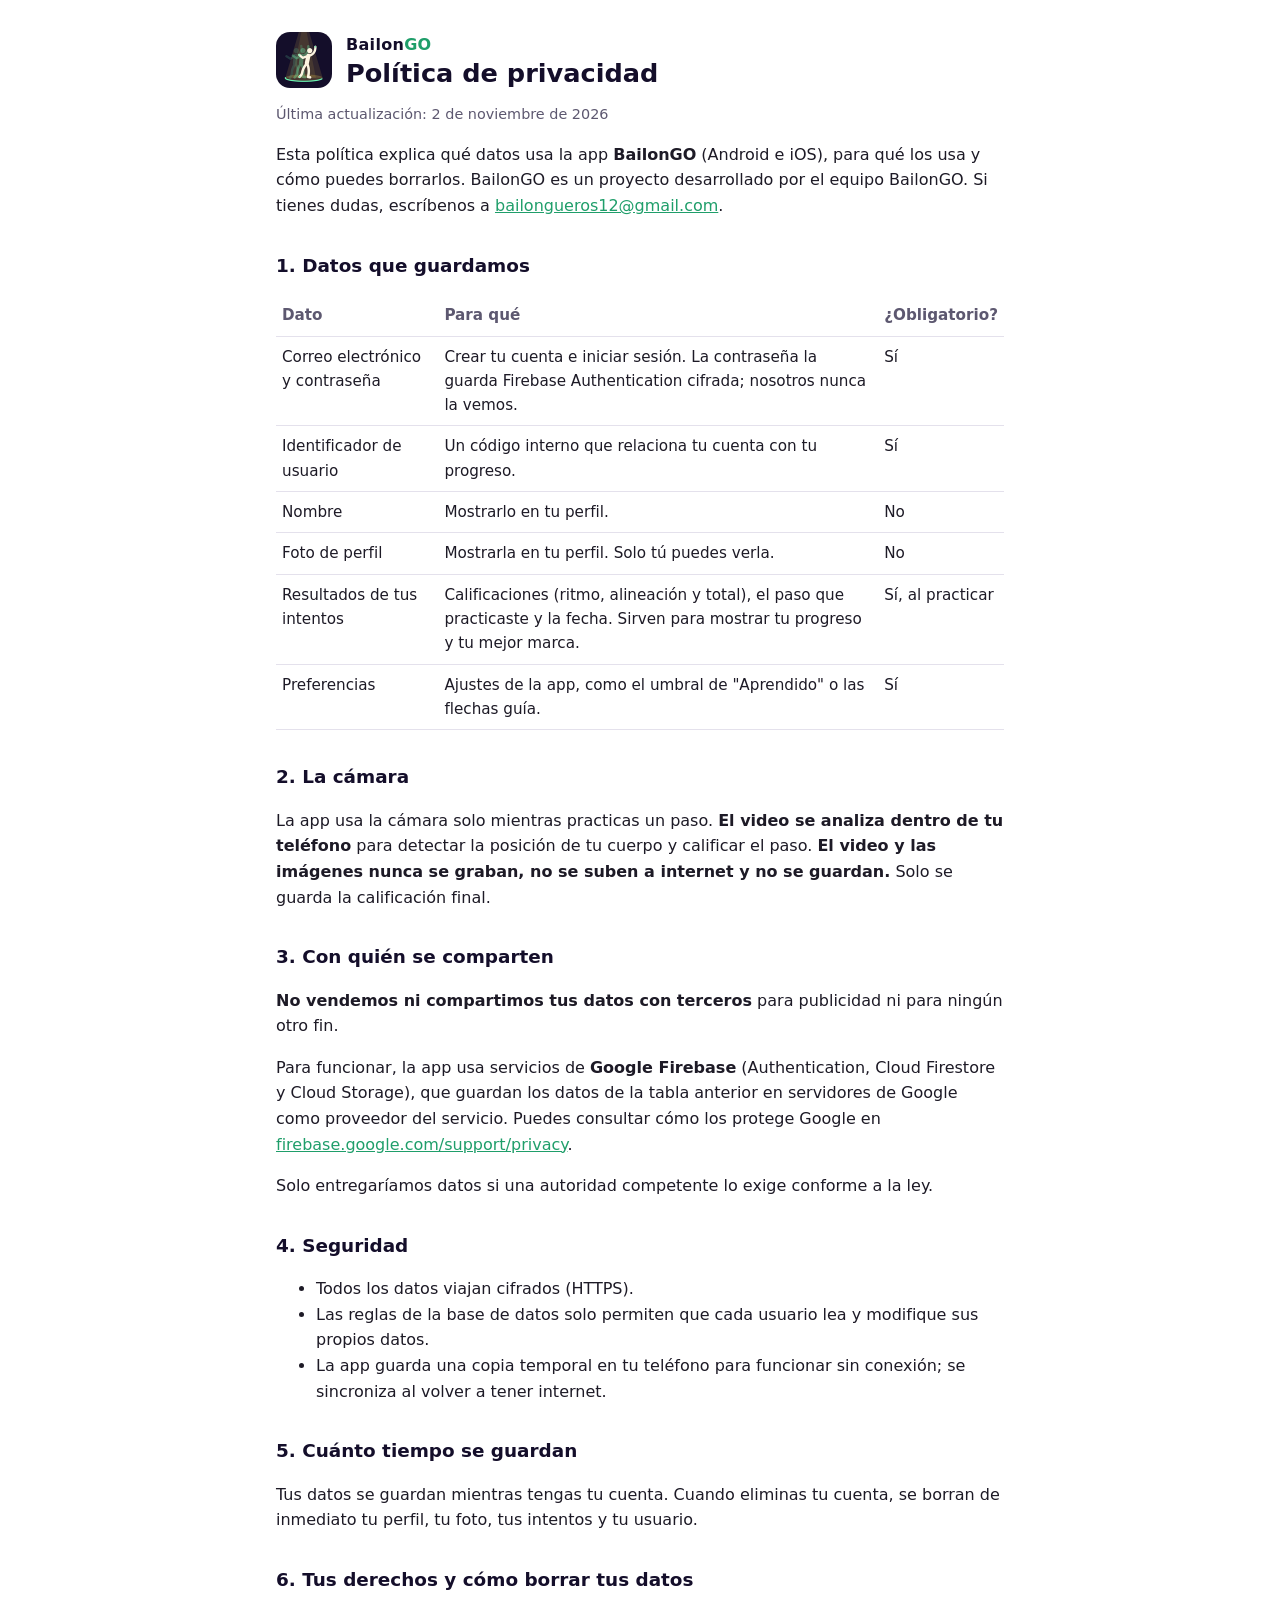
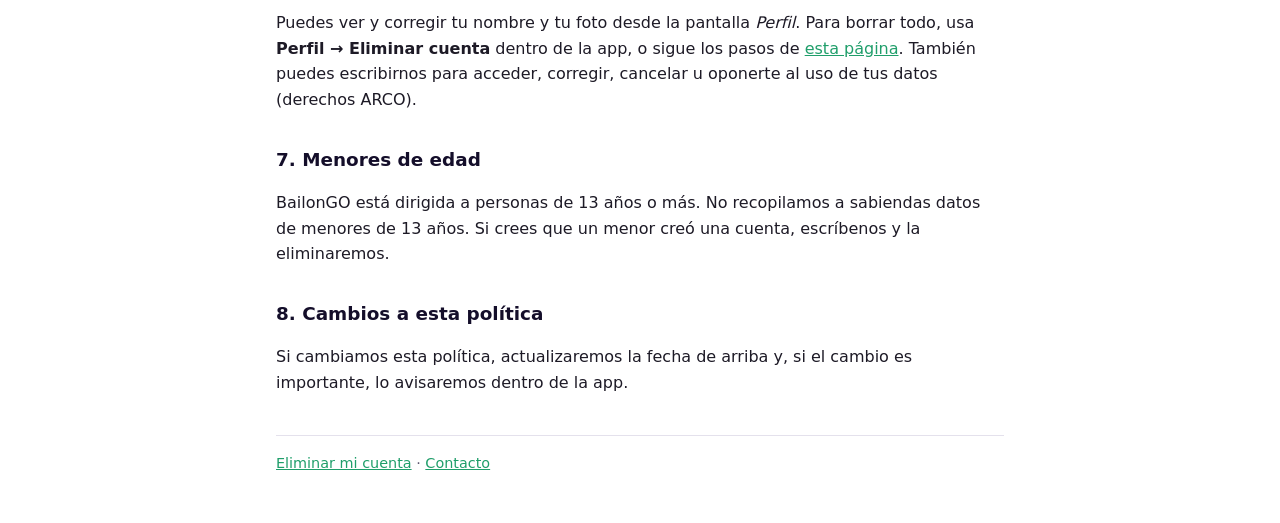
<file: legal/index.html>
<!doctype html>
<html lang="es">
<head>
<meta charset="utf-8">
<meta name="viewport" content="width=device-width, initial-scale=1">
<title>BailonGO</title>
<meta http-equiv="refresh" content="0; url=privacidad.html">
</head>
<body><a href="privacidad.html">Política de privacidad de BailonGO</a></body>
</html>
</file>
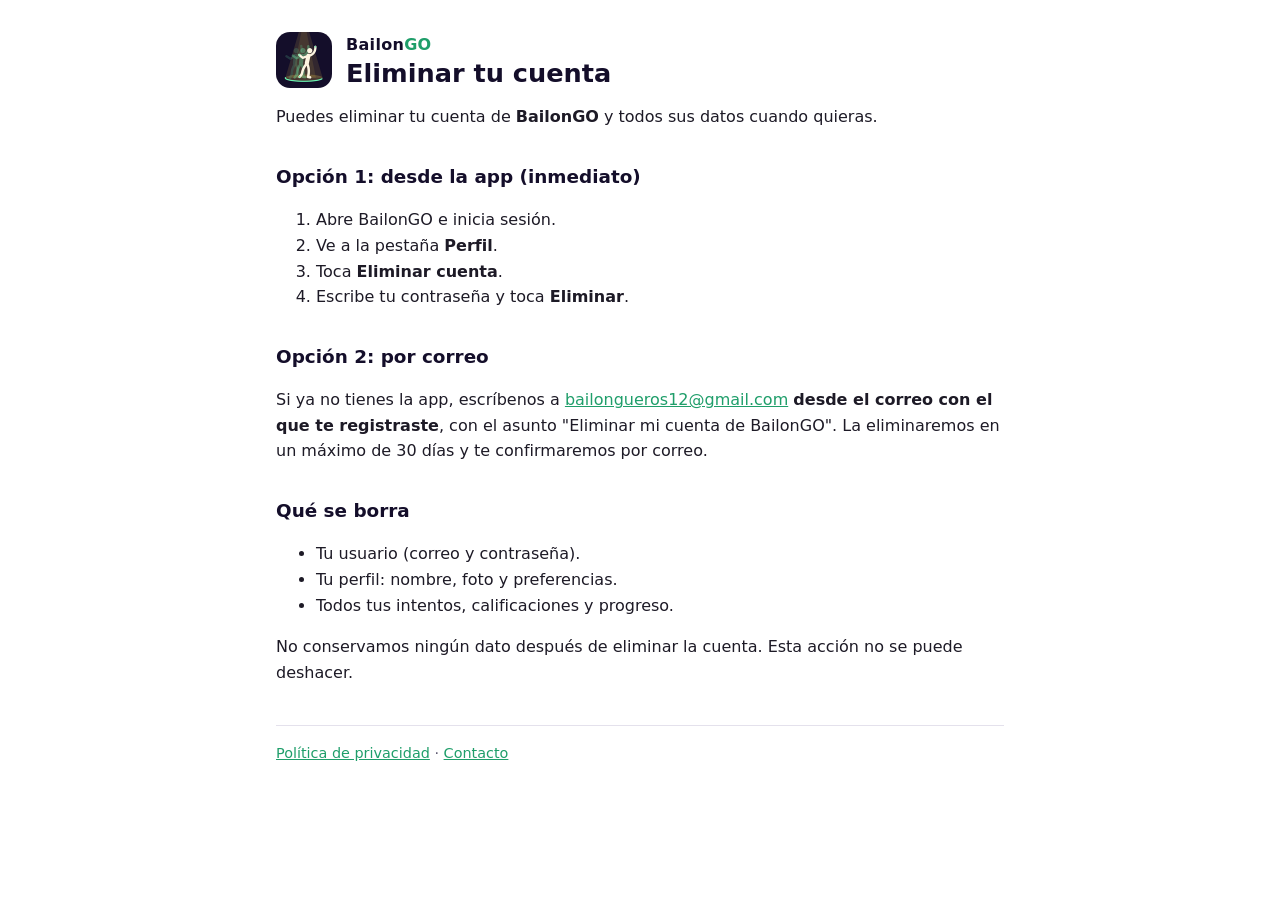
<file: legal/eliminar-cuenta.html>
<!doctype html>
<html lang="es">
<head>
<meta charset="utf-8">
<meta name="viewport" content="width=device-width, initial-scale=1">
<title>Eliminar cuenta · BailonGO</title>
<link rel="stylesheet" href="estilo.css">
</head>
<body>
<main>
<header>
  <img src="icono.png" alt="" width="56" height="56">
  <div><p class="marca">Bailon<span>GO</span></p><h1>Eliminar tu cuenta</h1></div>
</header>

<p>Puedes eliminar tu cuenta de <strong>BailonGO</strong> y todos sus datos cuando quieras.</p>

<h2>Opción 1: desde la app (inmediato)</h2>
<ol>
  <li>Abre BailonGO e inicia sesión.</li>
  <li>Ve a la pestaña <strong>Perfil</strong>.</li>
  <li>Toca <strong>Eliminar cuenta</strong>.</li>
  <li>Escribe tu contraseña y toca <strong>Eliminar</strong>.</li>
</ol>

<h2>Opción 2: por correo</h2>
<p>Si ya no tienes la app, escríbenos a <a href="mailto:bailongueros12@gmail.com?subject=Eliminar%20mi%20cuenta%20de%20BailonGO">bailongueros12@gmail.com</a> <strong>desde el correo con el que te registraste</strong>, con el asunto "Eliminar mi cuenta de BailonGO". La eliminaremos en un máximo de 30 días y te confirmaremos por correo.</p>

<h2>Qué se borra</h2>
<ul>
  <li>Tu usuario (correo y contraseña).</li>
  <li>Tu perfil: nombre, foto y preferencias.</li>
  <li>Todos tus intentos, calificaciones y progreso.</li>
</ul>
<p>No conservamos ningún dato después de eliminar la cuenta. Esta acción no se puede deshacer.</p>

<footer><a href="privacidad.html">Política de privacidad</a> · <a href="mailto:bailongueros12@gmail.com">Contacto</a></footer>
</main>
</body>
</html>
</file>
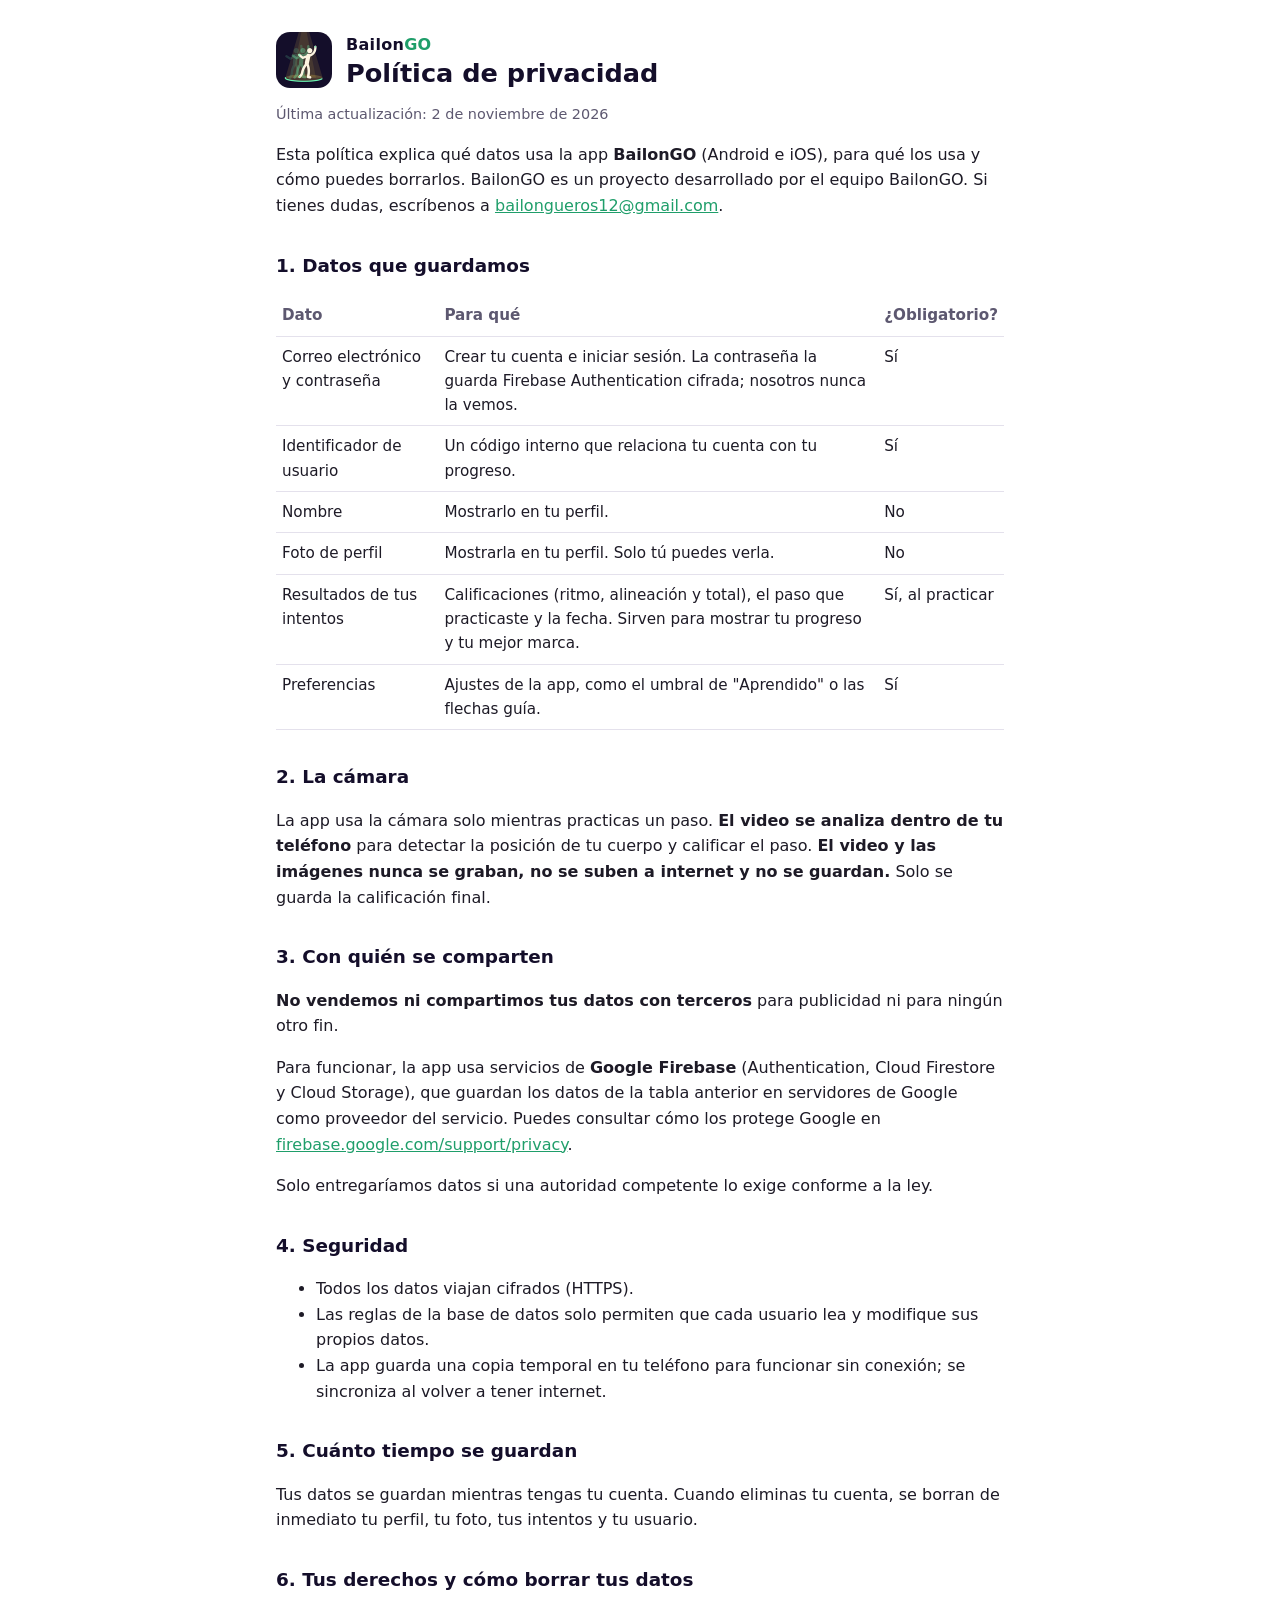
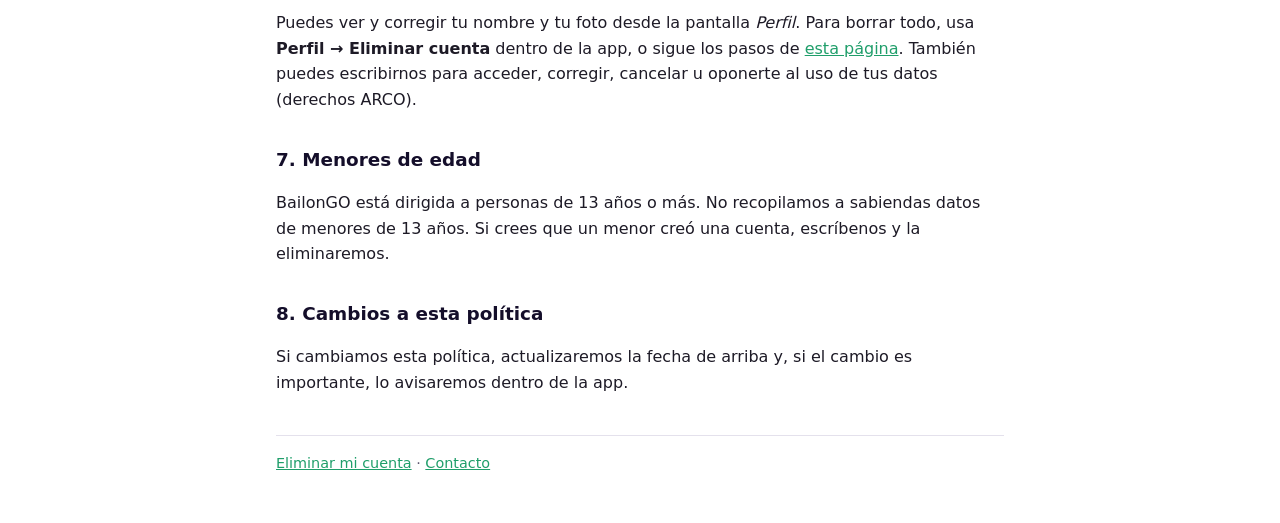
<file: legal/privacidad.html>
<!doctype html>
<html lang="es">
<head>
<meta charset="utf-8">
<meta name="viewport" content="width=device-width, initial-scale=1">
<title>Política de privacidad · BailonGO</title>
<link rel="stylesheet" href="estilo.css">
</head>
<body>
<main>
<header>
  <img src="icono.png" alt="" width="56" height="56">
  <div><p class="marca">Bailon<span>GO</span></p><h1>Política de privacidad</h1></div>
</header>
<p class="fecha">Última actualización: 2 de noviembre de 2026</p>

<p>Esta política explica qué datos usa la app <strong>BailonGO</strong> (Android e iOS), para qué los usa y cómo puedes borrarlos. BailonGO es un proyecto desarrollado por el equipo BailonGO. Si tienes dudas, escríbenos a <a href="mailto:bailongueros12@gmail.com">bailongueros12@gmail.com</a>.</p>

<h2>1. Datos que guardamos</h2>
<table>
  <tr><th>Dato</th><th>Para qué</th><th>¿Obligatorio?</th></tr>
  <tr><td>Correo electrónico y contraseña</td><td>Crear tu cuenta e iniciar sesión. La contraseña la guarda Firebase Authentication cifrada; nosotros nunca la vemos.</td><td>Sí</td></tr>
  <tr><td>Identificador de usuario</td><td>Un código interno que relaciona tu cuenta con tu progreso.</td><td>Sí</td></tr>
  <tr><td>Nombre</td><td>Mostrarlo en tu perfil.</td><td>No</td></tr>
  <tr><td>Foto de perfil</td><td>Mostrarla en tu perfil. Solo tú puedes verla.</td><td>No</td></tr>
  <tr><td>Resultados de tus intentos</td><td>Calificaciones (ritmo, alineación y total), el paso que practicaste y la fecha. Sirven para mostrar tu progreso y tu mejor marca.</td><td>Sí, al practicar</td></tr>
  <tr><td>Preferencias</td><td>Ajustes de la app, como el umbral de "Aprendido" o las flechas guía.</td><td>Sí</td></tr>
</table>

<h2>2. La cámara</h2>
<p>La app usa la cámara solo mientras practicas un paso. <strong>El video se analiza dentro de tu teléfono</strong> para detectar la posición de tu cuerpo y calificar el paso. <strong>El video y las imágenes nunca se graban, no se suben a internet y no se guardan.</strong> Solo se guarda la calificación final.</p>

<h2>3. Con quién se comparten</h2>
<p><strong>No vendemos ni compartimos tus datos con terceros</strong> para publicidad ni para ningún otro fin.</p>
<p>Para funcionar, la app usa servicios de <strong>Google Firebase</strong> (Authentication, Cloud Firestore y Cloud Storage), que guardan los datos de la tabla anterior en servidores de Google como proveedor del servicio. Puedes consultar cómo los protege Google en <a href="https://firebase.google.com/support/privacy">firebase.google.com/support/privacy</a>.</p>
<p>Solo entregaríamos datos si una autoridad competente lo exige conforme a la ley.</p>

<h2>4. Seguridad</h2>
<ul>
  <li>Todos los datos viajan cifrados (HTTPS).</li>
  <li>Las reglas de la base de datos solo permiten que cada usuario lea y modifique sus propios datos.</li>
  <li>La app guarda una copia temporal en tu teléfono para funcionar sin conexión; se sincroniza al volver a tener internet.</li>
</ul>

<h2>5. Cuánto tiempo se guardan</h2>
<p>Tus datos se guardan mientras tengas tu cuenta. Cuando eliminas tu cuenta, se borran de inmediato tu perfil, tu foto, tus intentos y tu usuario.</p>

<h2>6. Tus derechos y cómo borrar tus datos</h2>
<p>Puedes ver y corregir tu nombre y tu foto desde la pantalla <em>Perfil</em>. Para borrar todo, usa <strong>Perfil → Eliminar cuenta</strong> dentro de la app, o sigue los pasos de <a href="eliminar-cuenta.html">esta página</a>. También puedes escribirnos para acceder, corregir, cancelar u oponerte al uso de tus datos (derechos ARCO).</p>

<h2>7. Menores de edad</h2>
<p>BailonGO está dirigida a personas de 13 años o más. No recopilamos a sabiendas datos de menores de 13 años. Si crees que un menor creó una cuenta, escríbenos y la eliminaremos.</p>

<h2>8. Cambios a esta política</h2>
<p>Si cambiamos esta política, actualizaremos la fecha de arriba y, si el cambio es importante, lo avisaremos dentro de la app.</p>

<footer><a href="eliminar-cuenta.html">Eliminar mi cuenta</a> · <a href="mailto:bailongueros12@gmail.com">Contacto</a></footer>
</main>
</body>
</html>
</file>
<file: legal/estilo.css>
:root {
  --bg: #ffffff;
  --text: #1d1a26;
  --muted: #5d5870;
  --accent: #1f9e6a;
  --line: #e4e1ec;
  --head: #140e2a;
}
@media (prefers-color-scheme: dark) {
  :root {
    --bg: #140e2a;
    --text: #f3eee6;
    --muted: #b9b2cc;
    --accent: #66efae;
    --line: #2e2650;
    --head: #f3eee6;
  }
}
* { box-sizing: border-box; }
body {
  margin: 0;
  background: var(--bg);
  color: var(--text);
  font: 16px/1.6 system-ui, -apple-system, "Segoe UI", Roboto, sans-serif;
}
main { max-width: 760px; margin: 0 auto; padding: 32px 16px 48px; }
header { display: flex; gap: 14px; align-items: center; margin-bottom: 8px; }
header img { border-radius: 14px; }
.marca { margin: 0; font-weight: 800; letter-spacing: .3px; color: var(--head); }
.marca span { color: var(--accent); }
h1 { margin: 0; font-size: 1.6rem; line-height: 1.2; color: var(--head); }
h2 { margin-top: 2rem; font-size: 1.15rem; color: var(--head); }
.fecha { color: var(--muted); font-size: .9rem; }
a { color: var(--accent); }
table { width: 100%; border-collapse: collapse; font-size: .95rem; }
th, td { text-align: left; vertical-align: top; padding: 8px 6px; border-bottom: 1px solid var(--line); }
th { color: var(--muted); font-weight: 600; }
footer { margin-top: 40px; padding-top: 16px; border-top: 1px solid var(--line); color: var(--muted); font-size: .9rem; }
@media (max-width: 480px) {
  table, tr, td, th { font-size: .9rem; }
  th:nth-child(3), td:nth-child(3) { width: 72px; }
}
</file>
